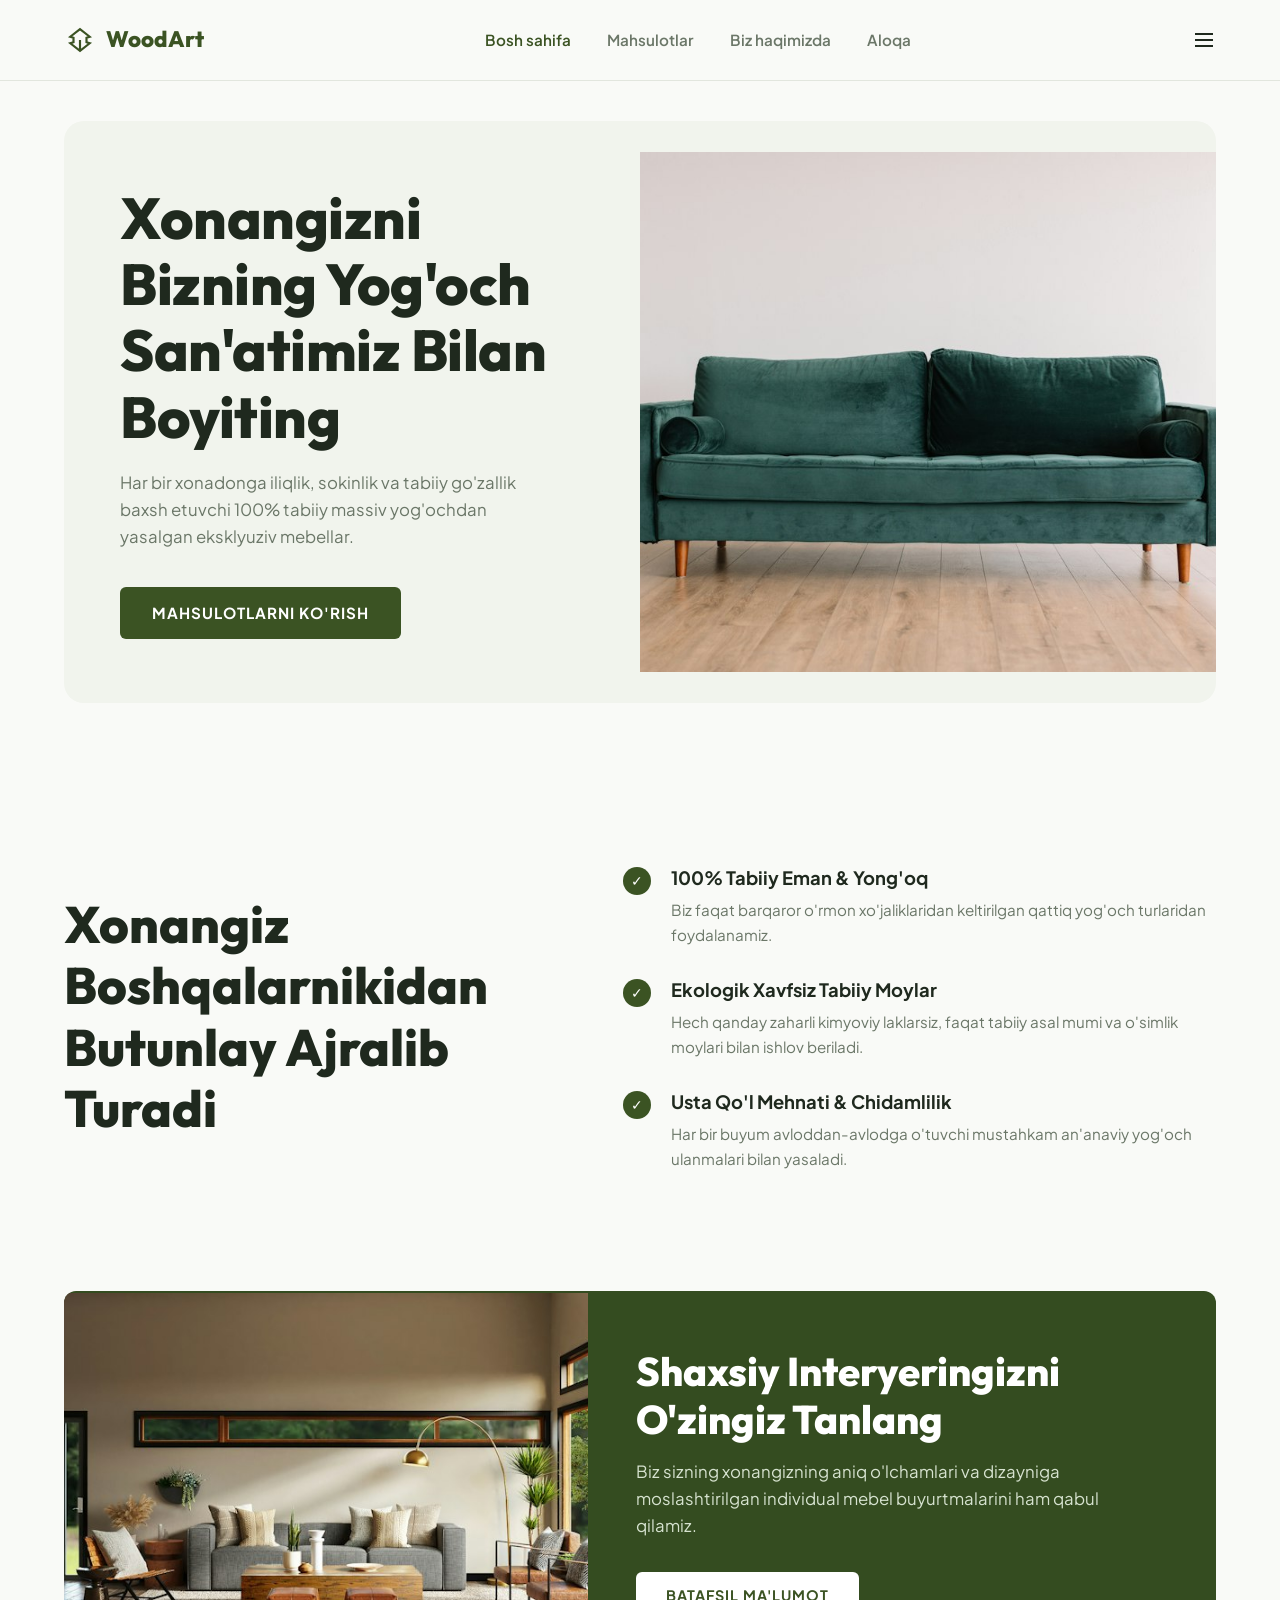
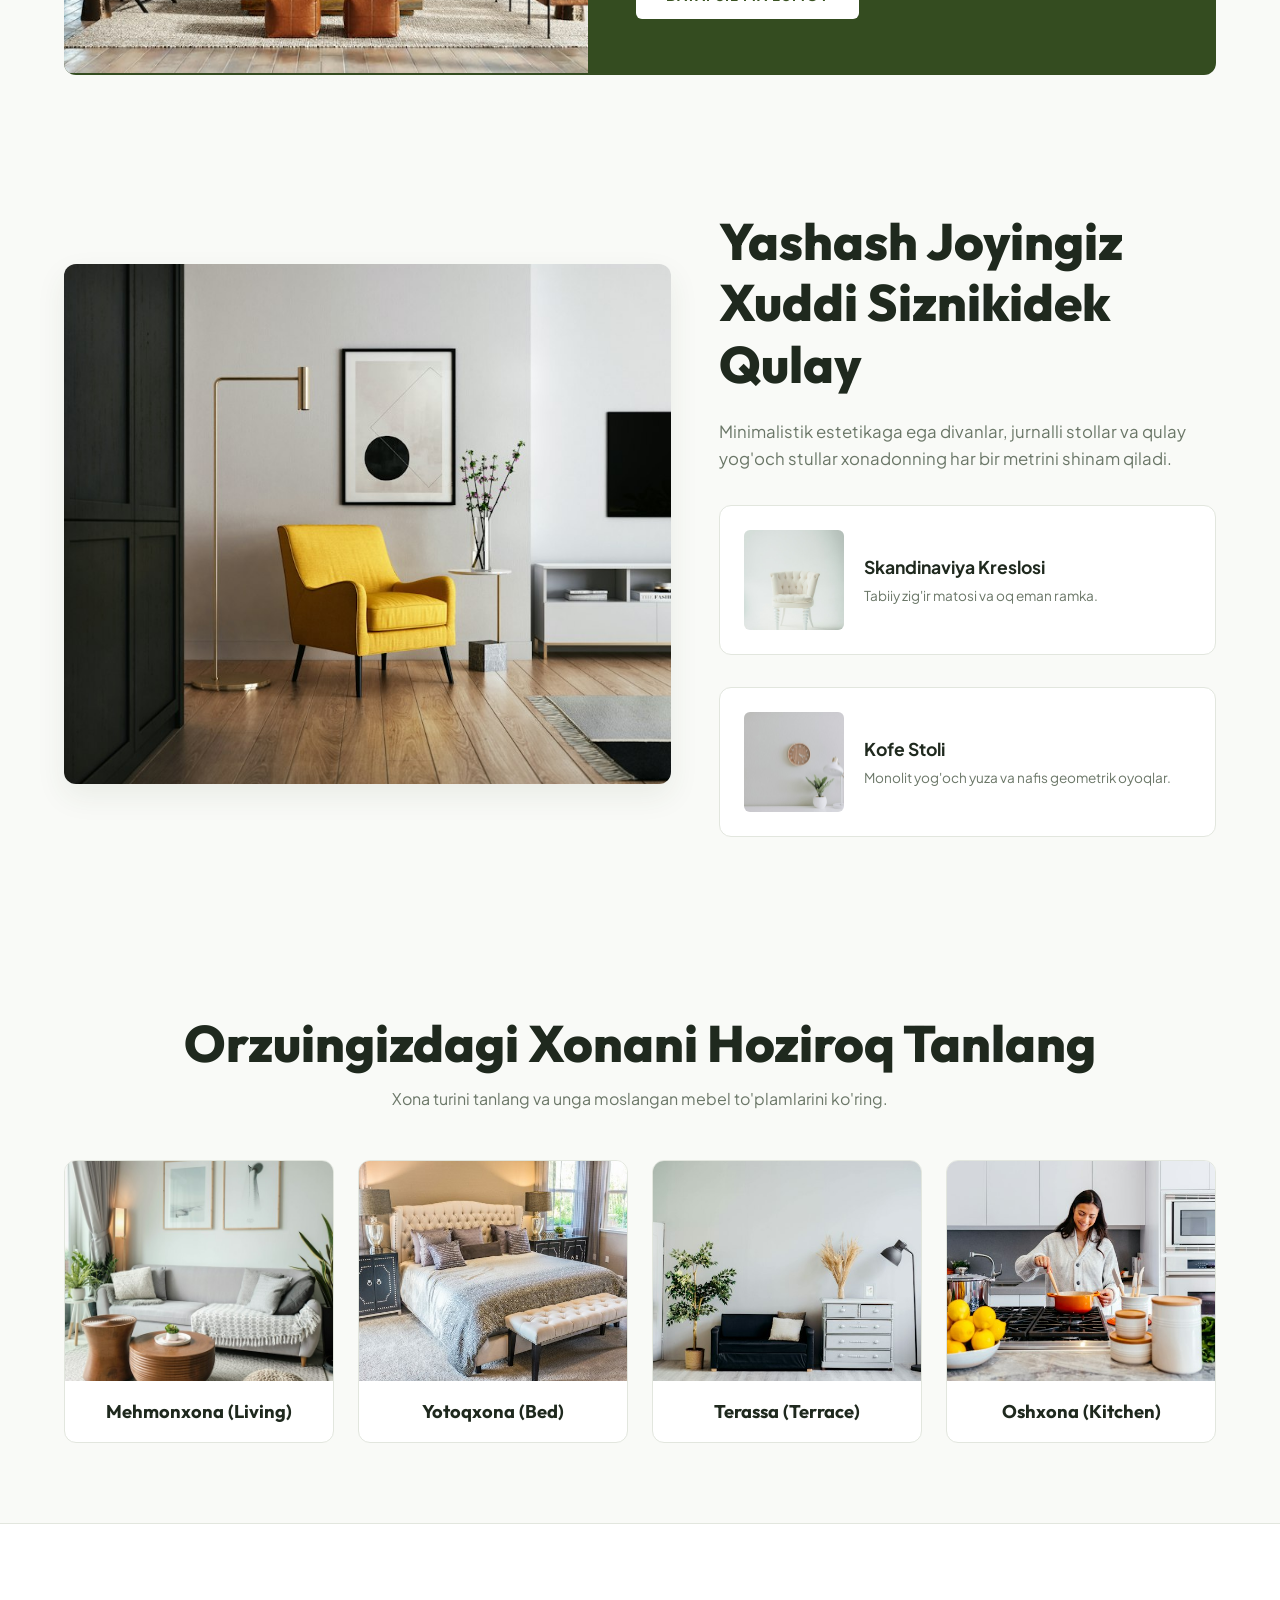
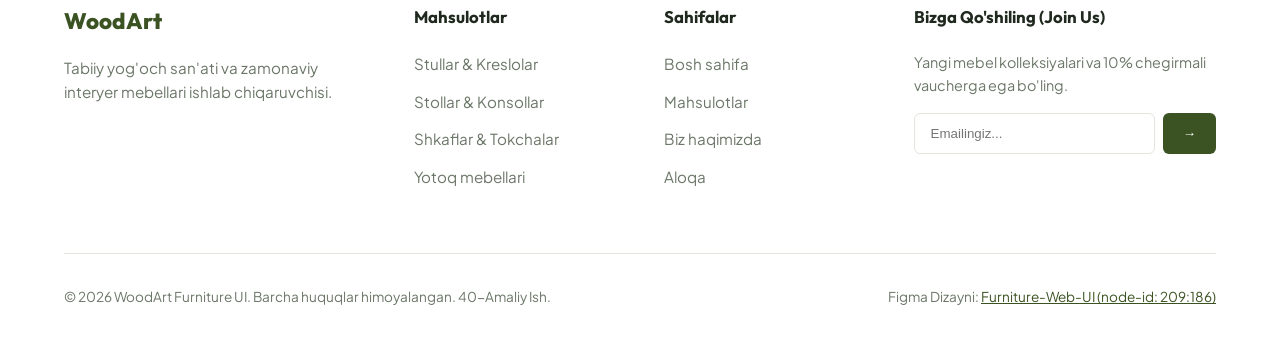
<file: index.html>
<!DOCTYPE html>
<html lang="uz">
<head>
  <meta charset="UTF-8">
  <meta name="viewport" content="width=device-width, initial-scale=1.0">
  <title>Furniture Web UI — Skandinaviya Uslubidagi Yog'och Mebellar</title>
  <meta name="description" content="Tabiiy yog'och san'ati va minimalist mebellar bilan xonadoningizda iliq va zamonaviy Skandinaviya muhitini yarating — Furniture Web UI (40-Amaliy Ish).">
  
  <link rel="preconnect" href="https://fonts.googleapis.com">
  <link rel="preconnect" href="https://fonts.gstatic.com" crossorigin>
  <link href="https://fonts.googleapis.com/css2?family=Outfit:wght@600;700;800&family=Plus+Jakarta+Sans:wght@400;500;600;700&display=swap" rel="stylesheet">
  
  <link rel="stylesheet" href="css/styles.css">
  <link rel="icon" type="image/png" href="figma_preview.png">
</head>
<body>

  <!-- SAYT SARLAVHASI (HEADER) -->
  <header class="site-header">
    <div class="container header-inner">
      <a href="index.html" class="brand-logo">
        <div class="brand-icon">
          <svg width="26" height="26" viewBox="0 0 24 24" fill="none" stroke="currentColor" stroke-width="2"><path d="M12 2 3 9l3 1v4l-3 1 9 7 9-7-3-1v-4l3-1-9-7z"/><path d="M12 12v10"/></svg>
        </div>
        <span>WoodArt</span>
      </a>

      <ul class="nav-links">
        <li><a href="index.html" class="nav-link active">Bosh sahifa</a></li>
        <li><a href="products.html" class="nav-link">Mahsulotlar</a></li>
        <li><a href="about.html" class="nav-link">Biz haqimizda</a></li>
        <li><a href="contact.html" class="nav-link">Aloqa</a></li>
      </ul>

      <div class="header-actions">
        <button class="menu-burger" aria-label="Menyu">
          <svg width="24" height="24" viewBox="0 0 24 24" fill="none" stroke="currentColor" stroke-width="2"><line x1="3" y1="12" x2="21" y2="12"/><line x1="3" y1="6" x2="21" y2="6"/><line x1="3" y1="18" x2="21" y2="18"/></svg>
        </button>
      </div>
    </div>
  </header>

  <main>
    <!-- HERO BO'LIMI -->
    <section class="hero-section">
      <div class="container">
        <div class="hero-box">
          <div class="hero-content">
            <h1 class="hero-title">
              Xonangizni Bizning Yog'och San'atimiz Bilan Boyiting
            </h1>
            <p class="hero-desc">
              Har bir xonadonga iliqlik, sokinlik va tabiiy go'zallik baxsh etuvchi 100% tabiiy massiv yog'ochdan yasalgan eksklyuziv mebellar.
            </p>
            <a href="#rooms" class="btn-olive">Mahsulotlarni ko'rish</a>
          </div>

          <div class="hero-media">
            <img src="assets/hero-furniture.jpg" alt="Zamonaviy yog'och mebel">
          </div>
        </div>
      </div>
    </section>

    <!-- XONANGIZ O'ZGACHA BO'LADI (3 BULLETS) -->
    <section id="differents" class="differents-section">
      <div class="container differents-grid">
        <div>
          <h2 class="section-bold-title">
            Xonangiz Boshqalarnikidan Butunlay Ajralib Turadi
          </h2>
        </div>

        <div class="bullets-list">
          <div class="bullet-item">
            <div class="bullet-dot">✓</div>
            <div>
              <h4>100% Tabiiy Eman & Yong'oq</h4>
              <p>Biz faqat barqaror o'rmon xo'jaliklaridan keltirilgan qattiq yog'och turlaridan foydalanamiz.</p>
            </div>
          </div>

          <div class="bullet-item">
            <div class="bullet-dot">✓</div>
            <div>
              <h4>Ekologik Xavfsiz Tabiiy Moylar</h4>
              <p>Hech qanday zaharli kimyoviy laklarsiz, faqat tabiiy asal mumi va o'simlik moylari bilan ishlov beriladi.</p>
            </div>
          </div>

          <div class="bullet-item">
            <div class="bullet-dot">✓</div>
            <div>
              <h4>Usta Qo'l Mehnati & Chidamlilik</h4>
              <p>Har bir buyum avloddan-avlodga o'tuvchi mustahkam an'anaviy yog'och ulanmalari bilan yasaladi.</p>
            </div>
          </div>
        </div>
      </div>
    </section>

    <!-- SHAXSIY INTERYER TANLOVI (BANNER) -->
    <section id="private" class="private-section">
      <div class="container">
        <div class="private-banner">
          <div class="private-media">
            <img src="assets/private-interior.jpg" alt="Shaxsiy interyer loyihasi">
          </div>

          <div class="private-content">
            <h2 class="private-title">Shaxsiy Interyeringizni O'zingiz Tanlang</h2>
            <p class="private-desc">
              Biz sizning xonangizning aniq o'lchamlari va dizayniga moslashtirilgan individual mebel buyurtmalarini ham qabul qilamiz.
            </p>
            <a href="#rooms" class="btn-white">Batafsil ma'lumot</a>
          </div>
        </div>
      </div>
    </section>

    <!-- O'ZINGIZNIKIDEK QUYASH MUHIT (SHOWCASE) -->
    <section class="living-section">
      <div class="container living-grid">
        <div class="living-large-media">
          <img src="assets/living-showcase.jpg" alt="Mehmonxona mebel to'plami">
        </div>

        <div>
          <h2 class="section-bold-title" style="margin-bottom: 24px;">
            Yashash Joyingiz Xuddi Siznikidek Qulay
          </h2>
          <p style="color: var(--color-text-muted); font-size: 1.05rem; margin-bottom: 32px;">
            Minimalistik estetikaga ega divanlar, jurnalli stollar va qulay yog'och stullar xonadonning har bir metrini shinam qiladi.
          </p>

          <div class="living-cards-stack">
            <div class="living-mini-card">
              <img src="assets/chair-wood.jpg" alt="Kreslo">
              <div>
                <h4 style="font-size: 1.1rem; font-weight: 700; margin-bottom: 4px;">Skandinaviya Kreslosi</h4>
                <p style="color: var(--color-text-muted); font-size: 0.85rem;">Tabiiy zig'ir matosi va oq eman ramka.</p>
              </div>
            </div>

            <div class="living-mini-card">
              <img src="assets/table-wood.jpg" alt="Stol">
              <div>
                <h4 style="font-size: 1.1rem; font-weight: 700; margin-bottom: 4px;">Kofe Stoli</h4>
                <p style="color: var(--color-text-muted); font-size: 0.85rem;">Monolit yog'och yuza va nafis geometrik oyoqlar.</p>
              </div>
            </div>
          </div>
        </div>
      </div>
    </section>

    <!-- ORZUINGIZDAGI XONANI TOPING (4 ROOM TILES) -->
    <section id="rooms" class="dream-section">
      <div class="container">
        <div style="text-align: center; margin-bottom: 48px;">
          <h2 class="section-bold-title" style="margin-bottom: 12px;">
            Orzuingizdagi Xonani Hoziroq Tanlang
          </h2>
          <p style="color: var(--color-text-muted);">Xona turini tanlang va unga moslangan mebel to'plamlarini ko'ring.</p>
        </div>

        <div class="dream-grid">
          <!-- LIVING -->
          <div class="room-tile" data-room="Mehmonxona">
            <div class="tile-media">
              <img src="assets/room-living.jpg" alt="Mehmonxona">
            </div>
            <div class="tile-title">Mehmonxona (Living)</div>
          </div>

          <!-- BED -->
          <div class="room-tile" data-room="Yotoqxona">
            <div class="tile-media">
              <img src="assets/room-bed.jpg" alt="Yotoqxona">
            </div>
            <div class="tile-title">Yotoqxona (Bed)</div>
          </div>

          <!-- TERRACE -->
          <div class="room-tile" data-room="Terassa">
            <div class="tile-media">
              <img src="assets/room-terrace.jpg" alt="Terassa">
            </div>
            <div class="tile-title">Terassa (Terrace)</div>
          </div>

          <!-- KITCHEN -->
          <div class="room-tile" data-room="Oshxona">
            <div class="tile-media">
              <img src="assets/room-kitchen.jpg" alt="Oshxona">
            </div>
            <div class="tile-title">Oshxona (Kitchen)</div>
          </div>
        </div>
      </div>
    </section>
  </main>

  <!-- FUTER (FOOTER) -->
  <footer id="footer" class="site-footer">
    <div class="container">
      <div class="footer-grid">
        <div>
          <div class="brand-logo" style="margin-bottom: 16px;">
            <span>WoodArt</span>
          </div>
          <p style="color: var(--color-text-muted); font-size: 0.95rem; max-width: 320px;">
            Tabiiy yog'och san'ati va zamonaviy interyer mebellari ishlab chiqaruvchisi.
          </p>
        </div>

        <div class="footer-col">
          <h5>Mahsulotlar</h5>
          <ul class="footer-links">
            <li><a href="#rooms">Stullar & Kreslolar</a></li>
            <li><a href="#rooms">Stollar & Konsollar</a></li>
            <li><a href="#rooms">Shkaflar & Tokchalar</a></li>
            <li><a href="#rooms">Yotoq mebellari</a></li>
          </ul>
        </div>

        <div class="footer-col">
          <h5>Sahifalar</h5>
          <ul class="footer-links">
            <li><a href="index.html">Bosh sahifa</a></li>
            <li><a href="products.html">Mahsulotlar</a></li>
            <li><a href="about.html">Biz haqimizda</a></li>
            <li><a href="contact.html">Aloqa</a></li>
          </ul>
        </div>

        <div class="footer-col">
          <h5>Bizga Qo'shiling (Join Us)</h5>
          <p style="color: var(--color-text-muted); font-size: 0.9rem;">
            Yangi mebel kolleksiyalari va 10% chegirmali vaucherga ega bo'ling.
          </p>
          <form id="furnitureJoinForm" class="join-form">
            <input type="email" placeholder="Emailingiz..." required>
            <button type="submit">→</button>
          </form>
        </div>
      </div>

      <div class="footer-bottom">
        <div>© 2026 WoodArt Furniture UI. Barcha huquqlar himoyalangan. 40-Amaliy Ish.</div>
        <div>Figma Dizayni: <a href="https://www.figma.com/file/cvqApImIaJbfiim3ttN4Jh/Furniture-Web-UI?node-id=209:186" target="_blank" rel="noopener" style="color: var(--color-primary); text-decoration: underline;">Furniture-Web-UI (node-id: 209:186)</a></div>
      </div>
    </div>
  </footer>

  <script src="js/main.js"></script>
</body>
</html>
</file>
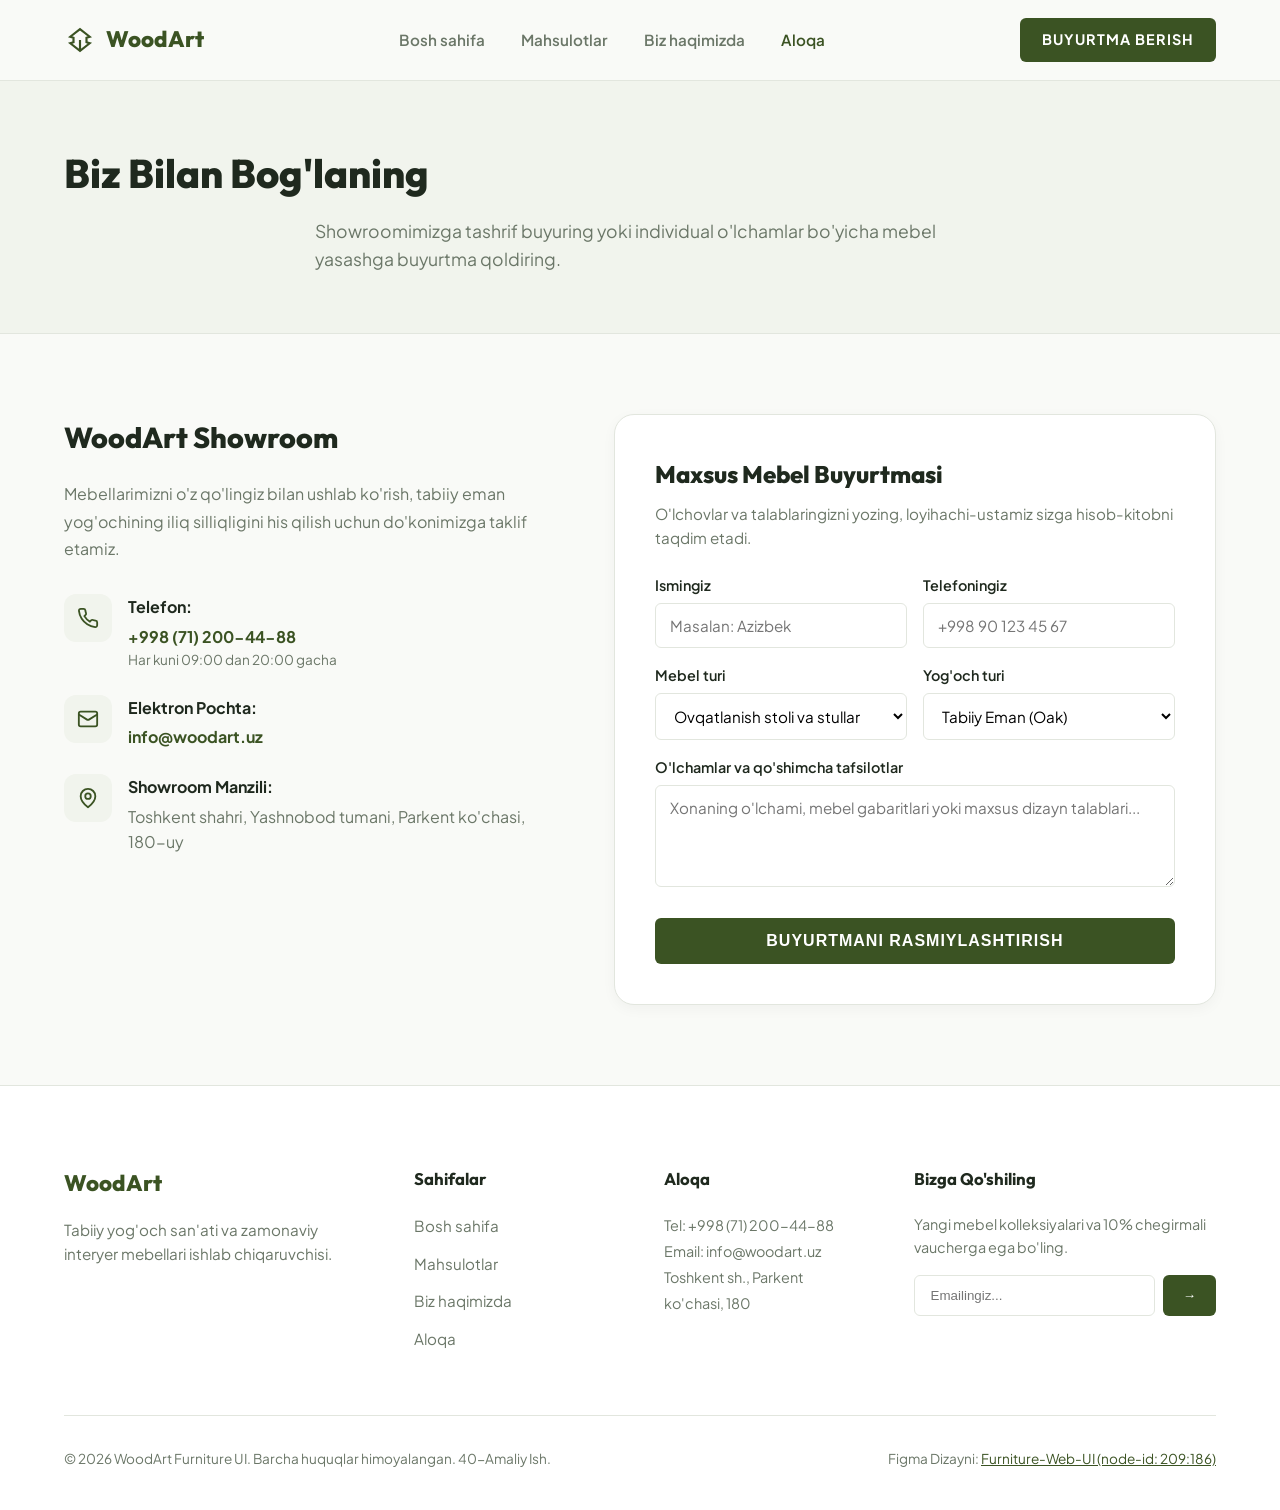
<file: contact.html>
<!DOCTYPE html>
<html lang="uz">
<head>
  <meta charset="UTF-8">
  <meta name="viewport" content="width=device-width, initial-scale=1.0">
  <title>Aloqa va Buyurtma — WoodArt Furniture</title>
  <meta name="description" content="WoodArt shourumi bilan bog'lanish: mebel buyurtma berish, usta chaqirish va aloqa manzillari.">
  
  <link rel="preconnect" href="https://fonts.googleapis.com">
  <link rel="preconnect" href="https://fonts.gstatic.com" crossorigin>
  <link href="https://fonts.googleapis.com/css2?family=Outfit:wght@600;700;800&family=Plus+Jakarta+Sans:wght@400;500;600;700&display=swap" rel="stylesheet">
  
  <link rel="stylesheet" href="css/styles.css">
  <link rel="icon" type="image/png" href="figma_preview.png">
</head>
<body>

  <!-- HEADER -->
  <header class="site-header">
    <div class="container header-inner">
      <a href="index.html" class="brand-logo">
        <div class="brand-icon">
          <svg width="26" height="26" viewBox="0 0 24 24" fill="none" stroke="currentColor" stroke-width="2"><path d="M12 2 3 9l3 1v4l-3 1 9 7 9-7-3-1v-4l3-1-9-7z"/><path d="M12 12v10"/></svg>
        </div>
        <span>WoodArt</span>
      </a>

      <ul class="nav-links">
        <li><a href="index.html" class="nav-link">Bosh sahifa</a></li>
        <li><a href="products.html" class="nav-link">Mahsulotlar</a></li>
        <li><a href="about.html" class="nav-link">Biz haqimizda</a></li>
        <li><a href="contact.html" class="nav-link active">Aloqa</a></li>
      </ul>

      <div class="header-actions">
        <a href="contact.html" class="btn-olive" style="padding: 10px 22px; font-size: 0.9rem;">Buyurtma berish</a>
      </div>
    </div>
  </header>

  <main>
    <!-- PAGE TITLE -->
    <section style="background: var(--color-primary-light); padding: 60px 0; border-bottom: 1px solid var(--color-border);">
      <div class="container text-center">
        <h1 style="font-family: var(--font-heading); font-size: 2.5rem; font-weight: 800; color: var(--color-text); margin-bottom: 12px;">Biz Bilan Bog'laning</h1>
        <p style="color: var(--color-text-muted); max-width: 650px; margin: 0 auto; font-size: 1.1rem;">
          Showroomimizga tashrif buyuring yoki individual o'lchamlar bo'yicha mebel yasashga buyurtma qoldiring.
        </p>
      </div>
    </section>

    <!-- CONTACT GRID & FORM -->
    <section style="padding: 80px 0;">
      <div class="container">
        <div style="display: grid; grid-template-columns: 1fr 1.2fr; gap: 48px;">
          
          <!-- INFO COLUMN -->
          <div>
            <h3 style="font-family: var(--font-heading); font-size: 1.8rem; font-weight: 800; margin-bottom: 20px;">WoodArt Showroom</h3>
            <p style="color: var(--color-text-muted); margin-bottom: 32px; line-height: 1.7;">
              Mebellarimizni o'z qo'lingiz bilan ushlab ko'rish, tabiiy eman yog'ochining iliq silliqligini his qilish uchun do'konimizga taklif etamiz.
            </p>

            <div style="display: flex; flex-direction: column; gap: 24px;">
              <div style="display: flex; gap: 16px; align-items: flex-start;">
                <div style="width: 48px; height: 48px; border-radius: 12px; background: var(--color-primary-light); color: var(--color-primary); display: flex; align-items: center; justify-content: center; flex-shrink: 0;">
                  <svg width="22" height="22" viewBox="0 0 24 24" fill="none" stroke="currentColor" stroke-width="2"><path d="M22 16.92v3a2 2 0 0 1-2.18 2 19.79 19.79 0 0 1-8.63-3.07 19.5 19.5 0 0 1-6-6 19.79 19.79 0 0 1-3.07-8.67A2 2 0 0 1 4.11 2h3a2 2 0 0 1 2 1.72 12.84 12.84 0 0 0 .7 2.81 2 2 0 0 1-.45 2.11L8.09 9.91a16 16 0 0 0 6 6l1.27-1.27a2 2 0 0 1 2.11-.45 12.84 12.84 0 0 0 2.81.7A2 2 0 0 1 22 16.92z"/></svg>
                </div>
                <div>
                  <div style="font-weight: 700; color: var(--color-text); margin-bottom: 4px;">Telefon:</div>
                  <a href="tel:+998712004488" style="color: var(--color-primary); font-weight: 700;">+998 (71) 200-44-88</a>
                  <div style="color: var(--color-text-muted); font-size: 0.85rem;">Har kuni 09:00 dan 20:00 gacha</div>
                </div>
              </div>

              <div style="display: flex; gap: 16px; align-items: flex-start;">
                <div style="width: 48px; height: 48px; border-radius: 12px; background: var(--color-primary-light); color: var(--color-primary); display: flex; align-items: center; justify-content: center; flex-shrink: 0;">
                  <svg width="22" height="22" viewBox="0 0 24 24" fill="none" stroke="currentColor" stroke-width="2"><rect width="20" height="16" x="2" y="4" rx="2"/><path d="m22 7-8.97 5.7a1.94 1.94 0 0 1-2.06 0L2 7"/></svg>
                </div>
                <div>
                  <div style="font-weight: 700; color: var(--color-text); margin-bottom: 4px;">Elektron Pochta:</div>
                  <a href="mailto:info@woodart.uz" style="color: var(--color-primary); font-weight: 700;">info@woodart.uz</a>
                </div>
              </div>

              <div style="display: flex; gap: 16px; align-items: flex-start;">
                <div style="width: 48px; height: 48px; border-radius: 12px; background: var(--color-primary-light); color: var(--color-primary); display: flex; align-items: center; justify-content: center; flex-shrink: 0;">
                  <svg width="22" height="22" viewBox="0 0 24 24" fill="none" stroke="currentColor" stroke-width="2"><path d="M20 10c0 6-8 12-8 12s-8-6-8-12a8 8 0 0 1 16 0Z"/><circle cx="12" cy="10" r="3"/></svg>
                </div>
                <div>
                  <div style="font-weight: 700; color: var(--color-text); margin-bottom: 4px;">Showroom Manzili:</div>
                  <div style="color: var(--color-text-muted);">Toshkent shahri, Yashnobod tumani, Parkent ko'chasi, 180-uy</div>
                </div>
              </div>
            </div>
          </div>

          <!-- FORM COLUMN -->
          <div style="background: var(--color-surface); padding: 40px; border-radius: var(--radius-lg); border: 1px solid var(--color-border); box-shadow: var(--shadow-sm);">
            <h3 style="font-family: var(--font-heading); font-size: 1.5rem; font-weight: 800; margin-bottom: 8px;">Maxsus Mebel Buyurtmasi</h3>
            <p style="color: var(--color-text-muted); margin-bottom: 24px; font-size: 0.95rem;">O'lchovlar va talablaringizni yozing, loyihachi-ustamiz sizga hisob-kitobni taqdim etadi.</p>

            <form onsubmit="event.preventDefault(); alert('Tashakkur! Sizning buyurtma so\'rovingiz qabul qilindi. WoodArt mutaxassisi tez orada siz bilan bog\'lanadi.'); this.reset();">
              <div style="display: grid; grid-template-columns: 1fr 1fr; gap: 16px; margin-bottom: 16px;">
                <div>
                  <label style="display: block; font-weight: 600; margin-bottom: 6px; font-size: 0.9rem;">Ismingiz</label>
                  <input type="text" required placeholder="Masalan: Azizbek" style="width: 100%; padding: 12px 14px; border: 1px solid var(--color-border); border-radius: var(--radius-sm); font-family: inherit; font-size: 0.95rem; outline: none;">
                </div>
                <div>
                  <label style="display: block; font-weight: 600; margin-bottom: 6px; font-size: 0.9rem;">Telefoningiz</label>
                  <input type="tel" required placeholder="+998 90 123 45 67" style="width: 100%; padding: 12px 14px; border: 1px solid var(--color-border); border-radius: var(--radius-sm); font-family: inherit; font-size: 0.95rem; outline: none;">
                </div>
              </div>

              <div style="display: grid; grid-template-columns: 1fr 1fr; gap: 16px; margin-bottom: 16px;">
                <div>
                  <label style="display: block; font-weight: 600; margin-bottom: 6px; font-size: 0.9rem;">Mebel turi</label>
                  <select style="width: 100%; padding: 12px 14px; border: 1px solid var(--color-border); border-radius: var(--radius-sm); font-family: inherit; font-size: 0.95rem; outline: none; background: white;">
                    <option>Ovqatlanish stoli va stullar</option>
                    <option>Yotoqxona mebellari</option>
                    <option>Mehmonxona shkafi yoki vitrina</option>
                    <option>Ish stoli va javonlar</option>
                    <option>To'liq xonadon interyeri</option>
                  </select>
                </div>
                <div>
                  <label style="display: block; font-weight: 600; margin-bottom: 6px; font-size: 0.9rem;">Yog'och turi</label>
                  <select style="width: 100%; padding: 12px 14px; border: 1px solid var(--color-border); border-radius: var(--radius-sm); font-family: inherit; font-size: 0.95rem; outline: none; background: white;">
                    <option>Tabiiy Eman (Oak)</option>
                    <option>Massiv Yong'oq (Walnut)</option>
                    <option>Qayrag'och (Elm)</option>
                    <option>Usta tavsiyasi bo'yicha</option>
                  </select>
                </div>
              </div>

              <div style="margin-bottom: 24px;">
                <label style="display: block; font-weight: 600; margin-bottom: 6px; font-size: 0.9rem;">O'lchamlar va qo'shimcha tafsilotlar</label>
                <textarea rows="4" placeholder="Xonaning o'lchami, mebel gabaritlari yoki maxsus dizayn talablari..." style="width: 100%; padding: 12px 14px; border: 1px solid var(--color-border); border-radius: var(--radius-sm); font-family: inherit; font-size: 0.95rem; outline: none; resize: vertical;"></textarea>
              </div>

              <button type="submit" class="btn-olive" style="width: 100%; padding: 14px; font-size: 1rem; border: none; cursor: pointer; text-align: center;">
                Buyurtmani Rasmiylashtirish
              </button>
            </form>
          </div>

        </div>
      </div>
    </section>
  </main>

  <!-- FOOTER -->
  <footer id="footer" class="site-footer">
    <div class="container">
      <div class="footer-grid">
        <div>
          <div class="brand-logo" style="margin-bottom: 16px;">
            <span>WoodArt</span>
          </div>
          <p style="color: var(--color-text-muted); font-size: 0.95rem; max-width: 320px;">
            Tabiiy yog'och san'ati va zamonaviy interyer mebellari ishlab chiqaruvchisi.
          </p>
        </div>

        <div class="footer-col">
          <h5>Sahifalar</h5>
          <ul class="footer-links">
            <li><a href="index.html">Bosh sahifa</a></li>
            <li><a href="products.html">Mahsulotlar</a></li>
            <li><a href="about.html">Biz haqimizda</a></li>
            <li><a href="contact.html">Aloqa</a></li>
          </ul>
        </div>

        <div class="footer-col">
          <h5>Aloqa</h5>
          <p style="color: var(--color-text-muted); font-size: 0.9rem; line-height: 1.8;">
            Tel: +998 (71) 200-44-88<br>
            Email: info@woodart.uz<br>
            Toshkent sh., Parkent ko'chasi, 180
          </p>
        </div>

        <div class="footer-col">
          <h5>Bizga Qo'shiling</h5>
          <p style="color: var(--color-text-muted); font-size: 0.9rem;">
            Yangi mebel kolleksiyalari va 10% chegirmali vaucherga ega bo'ling.
          </p>
          <form id="furnitureJoinForm" class="join-form">
            <input type="email" placeholder="Emailingiz..." required>
            <button type="submit">→</button>
          </form>
        </div>
      </div>

      <div class="footer-bottom">
        <div>© 2026 WoodArt Furniture UI. Barcha huquqlar himoyalangan. 40-Amaliy Ish.</div>
        <div>Figma Dizayni: <a href="https://www.figma.com/file/cvqApImIaJbfiim3ttN4Jh/Furniture-Web-UI?node-id=209:186" target="_blank" rel="noopener" style="color: var(--color-primary); text-decoration: underline;">Furniture-Web-UI (node-id: 209:186)</a></div>
      </div>
    </div>
  </footer>

  <script src="js/main.js"></script>
</body>
</html>
</file>
<file: css/styles.css>
/* ==========================================================================
   FURNITURE WEB UI — 40-Amaliy Ish — Stylesheet
   Scandinavian Wood Art & Contemporary Interior Furniture Platform
   ========================================================================== */

:root {
  --color-primary: #3b5323; /* Olive/Forest Green */
  --color-primary-dark: #283918;
  --color-primary-light: #f1f4ed;
  --color-bg: #f9faf7;
  --color-surface: #ffffff;
  --color-text: #1f291e;
  --color-text-muted: #6b7768;
  --color-border: #e2e6de;
  --color-banner-green: #344c20;
  
  --font-family: 'Plus Jakarta Sans', -apple-system, BlinkMacSystemFont, "Segoe UI", Roboto, sans-serif;
  --font-heading: 'Outfit', var(--font-family);
  
  --radius-sm: 6px;
  --radius-md: 12px;
  --radius-lg: 20px;
  --shadow-sm: 0 4px 14px rgba(0, 0, 0, 0.04);
  --shadow-md: 0 12px 30px rgba(52, 76, 32, 0.08);
  --transition: all 0.3s ease;
}

[data-theme="dark"] {
  --color-bg: #121611;
  --color-surface: #1a2019;
  --color-text: #f0f4ee;
  --color-text-muted: #95a392;
  --color-border: #2d362a;
}

*, *::before, *::after {
  box-sizing: border-box;
  margin: 0;
  padding: 0;
}

body {
  background-color: var(--color-bg);
  color: var(--color-text);
  font-family: var(--font-family);
  line-height: 1.6;
}

a {
  color: inherit;
  text-decoration: none;
}

img {
  max-width: 100%;
  height: auto;
  display: block;
}

.container {
  width: 100%;
  max-width: 1200px;
  margin: 0 auto;
  padding: 0 24px;
}

/* ==========================================================================
   HEADER
   ========================================================================== */
.site-header {
  position: sticky;
  top: 0;
  z-index: 100;
  background-color: rgba(249, 250, 247, 0.95);
  backdrop-filter: blur(10px);
  border-bottom: 1px solid var(--color-border);
}

.header-inner {
  display: flex;
  align-items: center;
  justify-content: space-between;
  height: 80px;
}

.brand-logo {
  display: flex;
  align-items: center;
  gap: 10px;
  font-family: var(--font-heading);
  font-size: 1.4rem;
  font-weight: 800;
  color: var(--color-primary);
}

.brand-icon {
  width: 32px;
  height: 32px;
  display: flex;
  align-items: center;
  justify-content: center;
  color: var(--color-primary);
}

.nav-links {
  display: flex;
  gap: 36px;
  list-style: none;
}

.nav-link {
  font-size: 0.95rem;
  font-weight: 600;
  color: var(--color-text-muted);
  transition: var(--transition);
}

.nav-link:hover,
.nav-link.active {
  color: var(--color-primary);
}

.header-actions {
  display: flex;
  align-items: center;
  gap: 20px;
}

.menu-burger {
  background: none;
  border: none;
  cursor: pointer;
  color: var(--color-text);
  display: flex;
  align-items: center;
  justify-content: center;
}

/* ==========================================================================
   HERO
   ========================================================================== */
.hero-section {
  padding: 40px 0 80px;
}

.hero-box {
  background: var(--color-primary-light);
  border-radius: var(--radius-lg);
  overflow: hidden;
  display: grid;
  grid-template-columns: 1fr 1fr;
  align-items: center;
}

.hero-content {
  padding: 64px 56px;
}

.hero-title {
  font-family: var(--font-heading);
  font-size: clamp(2.4rem, 4.5vw, 3.8rem);
  font-weight: 800;
  line-height: 1.15;
  letter-spacing: -0.5px;
  margin-bottom: 20px;
}

.hero-desc {
  font-size: 1.05rem;
  color: var(--color-text-muted);
  margin-bottom: 36px;
  max-width: 440px;
}

.btn-olive {
  display: inline-flex;
  align-items: center;
  justify-content: center;
  background: var(--color-primary);
  color: #ffffff;
  padding: 14px 32px;
  border-radius: var(--radius-sm);
  font-weight: 700;
  font-size: 0.95rem;
  text-transform: uppercase;
  letter-spacing: 1px;
  border: none;
  cursor: pointer;
  transition: var(--transition);
}

.btn-olive:hover {
  background: var(--color-primary-dark);
  transform: translateY(-2px);
}

.hero-media {
  height: 520px;
}

.hero-media img {
  width: 100%;
  height: 100%;
  object-fit: cover;
}

/* ==========================================================================
   YOUR ROOM STAND DIFFERENTS (3 BULLETS)
   ========================================================================== */
.differents-section {
  padding: 80px 0;
}

.differents-grid {
  display: grid;
  grid-template-columns: 1fr 1.2fr;
  gap: 64px;
  align-items: center;
}

.section-bold-title {
  font-family: var(--font-heading);
  font-size: clamp(2.2rem, 4vw, 3.2rem);
  font-weight: 800;
  line-height: 1.2;
}

.bullets-list {
  display: flex;
  flex-direction: column;
  gap: 28px;
}

.bullet-item {
  display: flex;
  gap: 20px;
  align-items: flex-start;
}

.bullet-dot {
  width: 28px;
  height: 28px;
  border-radius: 50%;
  background: var(--color-primary);
  color: #ffffff;
  display: flex;
  align-items: center;
  justify-content: center;
  flex-shrink: 0;
  font-size: 0.85rem;
  margin-top: 4px;
}

.bullet-item h4 {
  font-size: 1.15rem;
  font-weight: 700;
  margin-bottom: 6px;
}

.bullet-item p {
  font-size: 0.95rem;
  color: var(--color-text-muted);
}

/* ==========================================================================
   CHOOSE YOUR INTERIOR PRIVATELY (DARK GREEN BANNER)
   ========================================================================== */
.private-section {
  padding: 40px 0;
}

.private-banner {
  background: var(--color-banner-green);
  color: #ffffff;
  border-radius: var(--radius-md);
  overflow: hidden;
  display: grid;
  grid-template-columns: 1fr 1.2fr;
  align-items: center;
}

.private-media {
  height: 380px;
}

.private-media img {
  width: 100%;
  height: 100%;
  object-fit: cover;
}

.private-content {
  padding: 56px 48px;
}

.private-title {
  font-family: var(--font-heading);
  font-size: 2.5rem;
  font-weight: 800;
  line-height: 1.2;
  margin-bottom: 16px;
}

.private-desc {
  color: #d6e2cf;
  font-size: 1.05rem;
  margin-bottom: 32px;
  max-width: 480px;
}

.btn-white {
  display: inline-flex;
  align-items: center;
  justify-content: center;
  background: #ffffff;
  color: var(--color-primary);
  padding: 12px 30px;
  border-radius: var(--radius-sm);
  font-weight: 700;
  font-size: 0.9rem;
  text-transform: uppercase;
  letter-spacing: 1px;
  transition: var(--transition);
}

.btn-white:hover {
  background: #f1f4ed;
  transform: translateY(-2px);
}

/* ==========================================================================
   LIVING THE ROOM LIKE YOURS (SHOWCASE)
   ========================================================================== */
.living-section {
  padding: 96px 0;
}

.living-grid {
  display: grid;
  grid-template-columns: 1.1fr 0.9fr;
  gap: 48px;
  align-items: center;
}

.living-large-media {
  height: 520px;
  border-radius: var(--radius-md);
  overflow: hidden;
  box-shadow: var(--shadow-md);
}

.living-large-media img {
  width: 100%;
  height: 100%;
  object-fit: cover;
}

.living-cards-stack {
  display: flex;
  flex-direction: column;
  gap: 32px;
}

.living-mini-card {
  background: var(--color-surface);
  border: 1px solid var(--color-border);
  border-radius: var(--radius-md);
  padding: 24px;
  display: flex;
  gap: 20px;
  align-items: center;
}

.living-mini-card img {
  width: 100px;
  height: 100px;
  object-fit: cover;
  border-radius: var(--radius-sm);
}

/* ==========================================================================
   FIND YOUR DREAM ROOM RIGHT NOW (4 TILES)
   ========================================================================== */
.dream-section {
  padding: 80px 0;
}

.dream-grid {
  display: grid;
  grid-template-columns: repeat(4, 1fr);
  gap: 24px;
}

.room-tile {
  background: var(--color-surface);
  border: 1px solid var(--color-border);
  border-radius: var(--radius-md);
  overflow: hidden;
  text-align: center;
  transition: var(--transition);
  cursor: pointer;
}

.room-tile:hover {
  transform: translateY(-8px);
  box-shadow: var(--shadow-md);
  border-color: var(--color-primary);
}

.tile-media {
  height: 220px;
  overflow: hidden;
}

.tile-media img {
  width: 100%;
  height: 100%;
  object-fit: cover;
  transition: transform 0.5s ease;
}

.room-tile:hover .tile-media img {
  transform: scale(1.08);
}

.tile-title {
  font-family: var(--font-heading);
  font-size: 1.15rem;
  font-weight: 700;
  padding: 16px;
}

/* ==========================================================================
   FOOTER
   ========================================================================== */
.site-footer {
  background: #ffffff;
  border-top: 1px solid var(--color-border);
  padding: 80px 0 40px;
}

.footer-grid {
  display: grid;
  grid-template-columns: 1.5fr 1fr 1fr 1.5fr;
  gap: 48px;
  margin-bottom: 64px;
}

.footer-col h5 {
  font-family: var(--font-heading);
  font-size: 1.05rem;
  font-weight: 700;
  margin-bottom: 20px;
}

.footer-links {
  list-style: none;
  display: flex;
  flex-direction: column;
  gap: 12px;
}

.footer-links a {
  color: var(--color-text-muted);
  font-size: 0.95rem;
}

.footer-links a:hover {
  color: var(--color-primary);
}

.join-form {
  display: flex;
  gap: 8px;
  margin-top: 16px;
}

.join-form input {
  padding: 12px 16px;
  border: 1px solid var(--color-border);
  border-radius: var(--radius-sm);
  flex-grow: 1;
  outline: none;
}

.join-form button {
  background: var(--color-primary);
  color: #ffffff;
  border: none;
  border-radius: var(--radius-sm);
  padding: 0 20px;
  cursor: pointer;
  font-weight: 700;
}

.footer-bottom {
  border-top: 1px solid var(--color-border);
  padding-top: 32px;
  display: flex;
  justify-content: space-between;
  color: var(--color-text-muted);
  font-size: 0.85rem;
}

/* Responsive */
@media (max-width: 1024px) {
  .hero-box,
  .differents-grid,
  .private-banner,
  .living-grid {
    grid-template-columns: 1fr;
  }
  .dream-grid {
    grid-template-columns: repeat(2, 1fr);
  }
  .footer-grid {
    grid-template-columns: 1fr 1fr;
  }
}

@media (max-width: 768px) {
  .nav-links {
    display: none;
  }
  .dream-grid {
    grid-template-columns: 1fr;
  }
  .footer-grid {
    grid-template-columns: 1fr;
  }
  .footer-bottom {
    flex-direction: column;
    gap: 16px;
    text-align: center;
  }
}
</file>
